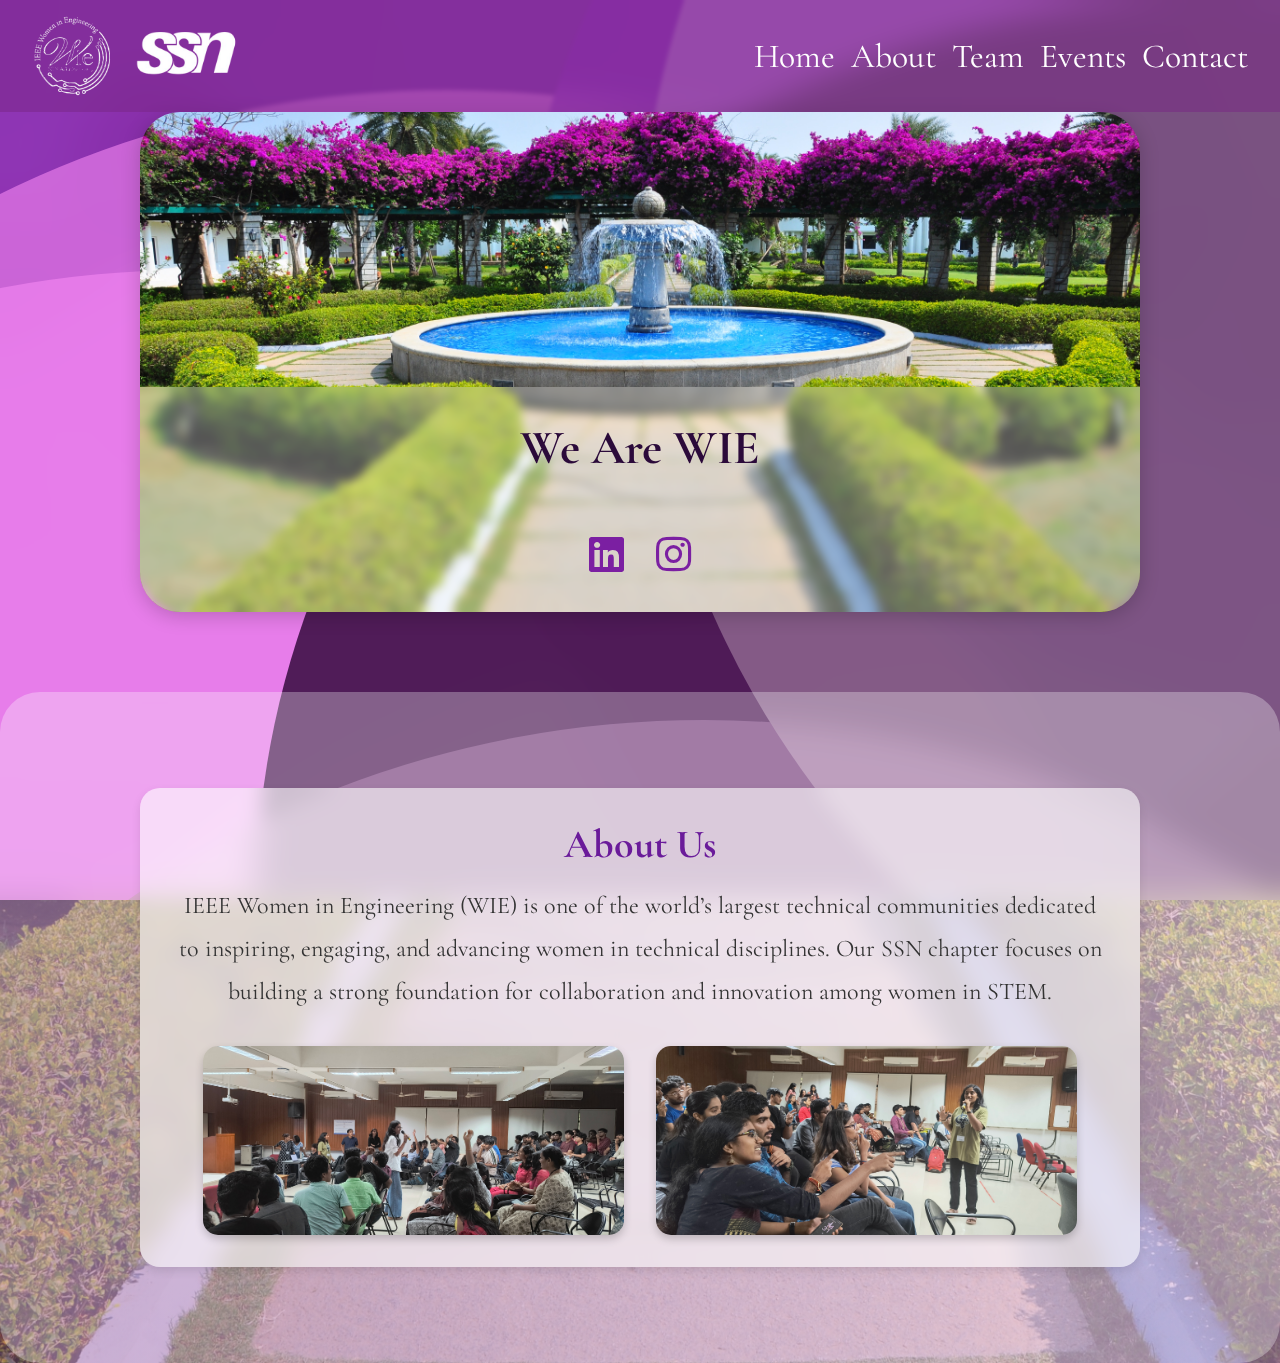
<file: index.html>
<!DOCTYPE html>
<html lang="en">
<head>
  <meta charset="UTF-8">
  <meta name="viewport" content="width=device-width, initial-scale=1.0">
  <title>IEEE WIE SSN</title>
  <link rel="stylesheet" href="style_updated.css">
  <link href="https://fonts.googleapis.com/css2?family=Playfair+Display:wght@400;700&family=Cormorant+Garamond:wght@400;700&display=swap" rel="stylesheet">
  <link href="https://cdnjs.cloudflare.com/ajax/libs/font-awesome/5.15.4/css/all.min.css" rel="stylesheet">
</head>
<body>
  <div class="navbar">
    <div class="logo-container">
      <img src="images/ieeewie_logo.png" alt="IEEE Logo" class="logo">
      <img src="images/ssn_logo.png" alt="SSN Logo" class="logo">
    </div>
    <nav>
      <ul>
        <li><a href="#">Home</a></li>
        <li><a href="#about">About</a></li>
        <li><a href="team.html">Team</a></li>
        <li><a href="#">Events</a></li>
        <li><a href="#">Contact</a></li>
      </ul>
    </nav>
  </div>

  <div class="wave-container">
    <div class="wave wave1"></div>
    <div class="wave wave2"></div>
    <div class="wave wave3"></div>
    <div class="wave wave4"></div>
    <div class="wave wave5"></div>
    <div class="wave wave6"></div>
    <div class="wave wave7"></div>
    <div class="wave wave8"></div>
    <div class="wave wave9"></div>
    <div class="wave wave10"></div>
    <div class="wave wave11"></div>
    <div class="wave wave12"></div>
    <div class="wave wave13"></div>
    <div class="wave wave14"></div>
    <div class="wave wave15"></div>
  </div>

  <div class="center-rounded-rectangle">
    <div class="inner-box">
      <h1>We Are WIE</h1>
      <div class="dynamic-text">
        <span>Build, Bond & Break Barriers</span>
        <span>Innovate & Inspire</span>
        <span>Lead with Excellence</span>
      </div>
      <div class="social-icons">
        <a href="https://www.linkedin.com/company/ssn-ieee-wie/"><i class="fab fa-linkedin"></i></a>
        <a href="https://www.instagram.com/ssn_ieee_wie/"><i class="fab fa-instagram"></i></a>
      </div>
    </div>
  </div>

  <section id="about" class="about-us">
    <div class="about-box">
      <h2>About Us</h2>
      <p>
        IEEE Women in Engineering (WIE) is one of the world’s largest technical communities dedicated to inspiring, engaging, and advancing women in technical disciplines. Our SSN chapter focuses on building a strong foundation for collaboration and innovation among women in STEM.
      </p>
      <div class="about-content">
        <img src="images/AboutUsImage.jpg" alt="Team Image 1">
        <img src="images/AboutUsImage2.jpg" alt="Team Image 2">
      </div>
    </div>
  </section>
</body>
</html>
</file>
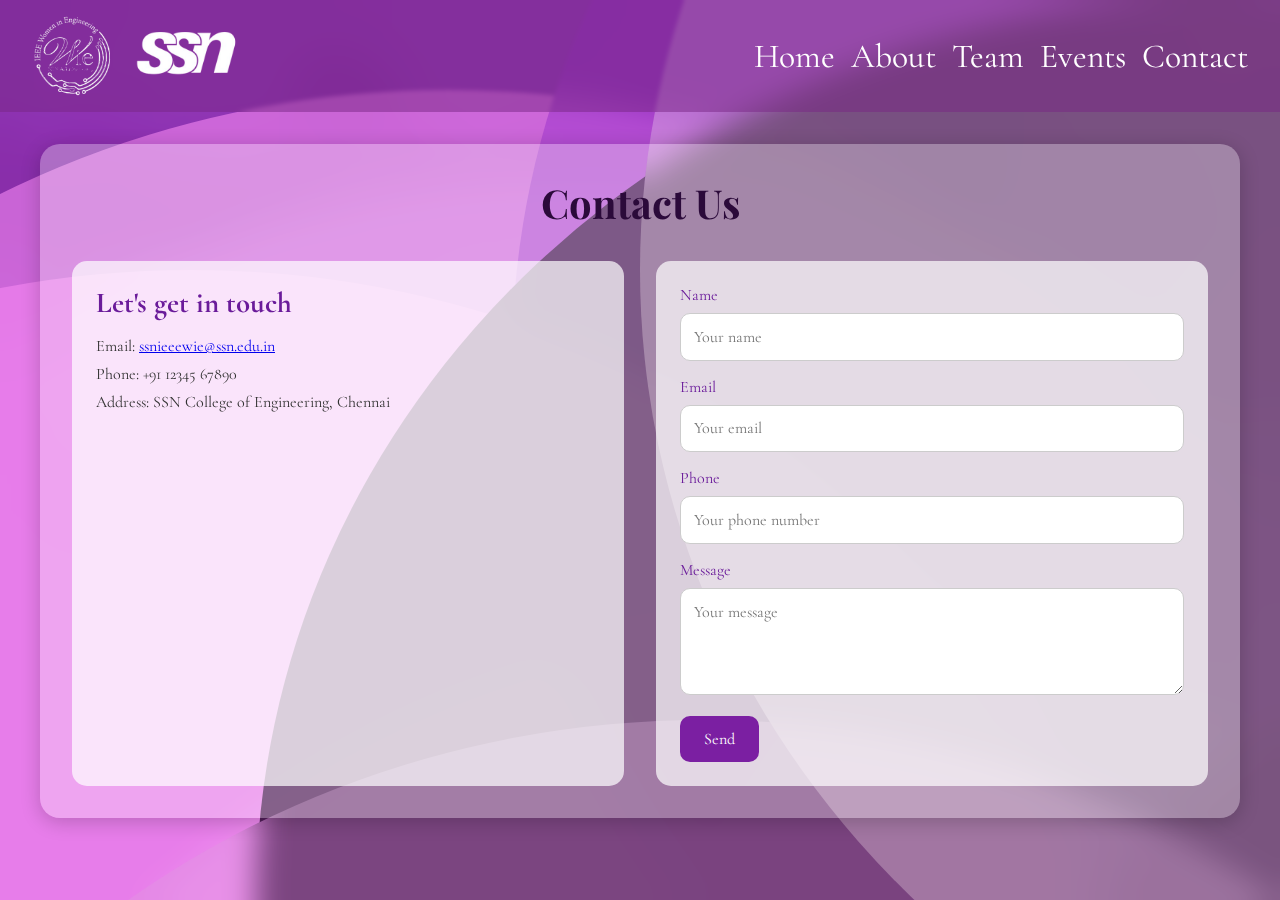
<file: contact.html>
<!DOCTYPE html>
<html lang="en">
<head>
    <meta charset="UTF-8">
    <meta name="viewport" content="width=device-width, initial-scale=1.0">
    <title>Contact - IEEE WIE SSN</title>
    <link rel="stylesheet" href="style_updated.css">
    <link href="https://fonts.googleapis.com/css2?family=Playfair+Display:wght@400;700&family=Cormorant+Garamond:wght@400;700&display=swap" rel="stylesheet">
</head>
<body>
    <div class="navbar">
        <div class="logo-container">
            <img src="images/ieeewie_logo.png" alt="IEEE Logo" class="logo">
            <img src="images/ssn_logo.png" alt="SSN Logo" class="logo">
        </div>
        <nav>
            <ul>
                <li><a href="index.html">Home</a></li>
                <li><a href="index.html#about">About</a></li>
                <li><a href="team.html">Team</a></li>
                <li><a href="events.html">Events</a></li>
                <li><a href="contact.html" class="active">Contact</a></li>
            </ul>
        </nav>
    </div>
    <div class="wave-container">
        <div class="wave wave1"></div>
        <div class="wave wave2"></div>
        <div class="wave wave3"></div>
        <div class="wave wave4"></div>
        <div class="wave wave5"></div>
        <div class="wave wave6"></div>
        <div class="wave wave7"></div>
        <div class="wave wave8"></div>
        <div class="wave wave9"></div>
        <div class="wave wave10"></div>
        <div class="wave wave11"></div>
        <div class="wave wave12"></div>
        <div class="wave wave13"></div>
        <div class="wave wave14"></div>
        <div class="wave wave15"></div>
    </div>
    <div class="contact-container">
        <h1 class="contact-title">Contact Us</h1>
        <div class="contact-grid">
            <div class="contact-info">
                <h2>Let's get in touch</h2>
                <p>Email: <a href="mailto:ssnieeewie@ssn.edu.in">ssnieeewie@ssn.edu.in</a></p>
                <p>Phone: +91 12345 67890</p>
                <p>Address: SSN College of Engineering, Chennai</p>
                <iframe 
                    src="https://www.google.com/maps/embed?pb=!1m18!1m12!1m3!1d3890.4739292114546!2d80.21073141577168!3d12.841696190927197!2m3!1f0!2f0!3f0!3m2!1i1024!2i768!4f13.1!3m3!1m2!1s0x3a52f72900000001%3A0x324c680d1b04876a!2sSSN%20College%20of%20Engineering!5e0!3m2!1sen!2sin!4v1693905307234!5m2!1sen!2sin" 
                    width="100%" 
                    height="200" 
                    style="border:0;" 
                    allowfullscreen="" 
                    loading="lazy">
                </iframe>
            </div>
            <div class="contact-form">
                <form method="GET" action="mailto:ssnieewie@ssn.edu.in">
                    <label for="name">Name</label>
                    <input type="text" id="name" name="name" placeholder="Your name" required>
                    <label for="email">Email</label>
                    <input type="email" id="email" name="email" placeholder="Your email" required>
                    <label for="phone">Phone</label>
                    <input type="text" id="phone" name="phone" placeholder="Your phone number" required>
                    <label for="message">Message</label>
                    <textarea id="message" name="message" placeholder="Your message" rows="4" required></textarea>
                    <button type="submit">Send</button>
                </form>                
            </div>
        </div>
    </div>
</body>
</html>
</file>
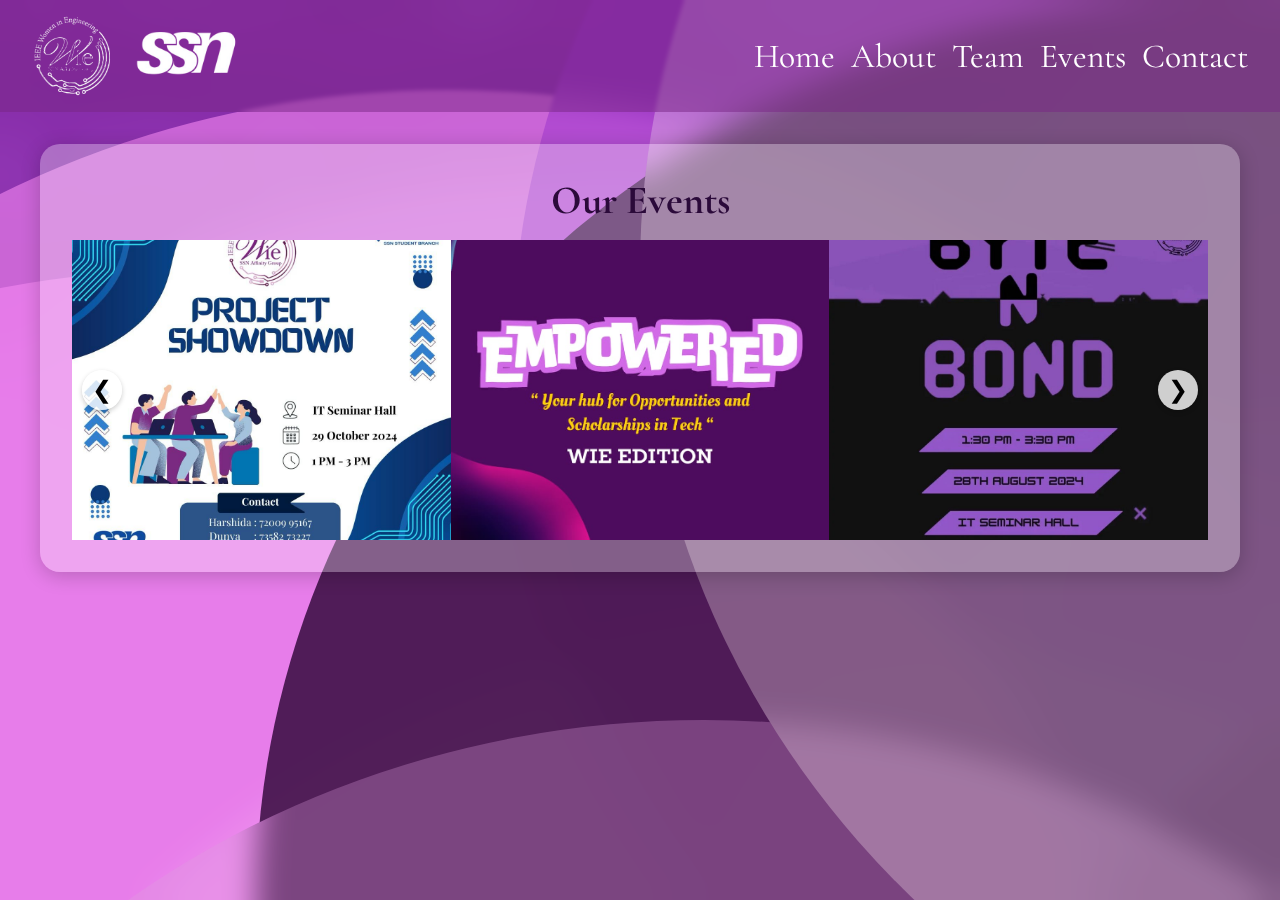
<file: events.html>
<!DOCTYPE html>
<html lang="en">
<head>
    <meta charset="UTF-8">
    <meta name="viewport" content="width=device-width, initial-scale=1.0">
    <title>Events - IEEE WIE SSN</title>
    <link rel="stylesheet" href="style_updated.css">
    <link href="https://fonts.googleapis.com/css2?family=Playfair+Display:wght@400;700&family=Cormorant+Garamond:wght@400;700&display=swap" rel="stylesheet">
</head>
<body>
    <div class="navbar">
        <div class="logo-container">
            <img src="images/ieeewie_logo.png" alt="IEEE Logo" class="logo">
            <img src="images/ssn_logo.png" alt="SSN Logo" class="logo">
        </div>
        <nav>
            <ul>
                <li><a href="index.html">Home</a></li>
                <li><a href="index.html#about">About</a></li>
                <li><a href="team.html">Team</a></li>
                <li><a href="events.html" class="active">Events</a></li>
                <li><a href="contact.html">Contact</a></li>
            </ul>
        </nav>
    </div>

    <div class="wave-container">
        <div class="wave wave1"></div>
        <div class="wave wave2"></div>
        <div class="wave wave3"></div>
        <div class="wave wave4"></div>
        <div class="wave wave5"></div>
        <div class="wave wave6"></div>
        <div class="wave wave7"></div>
        <div class="wave wave8"></div>
        <div class="wave wave9"></div>
        <div class="wave wave10"></div>
        <div class="wave wave11"></div>
        <div class="wave wave12"></div>
        <div class="wave wave13"></div>
        <div class="wave wave14"></div>
        <div class="wave wave15"></div>
    </div>

    <div class="events-container">
        <h1 class="events-title">Our Events</h1>

        <div class="carousel-container">
            <div class="carousel">
                <!-- <img src="images/poster4.jpg" alt="Event 1 Poster"> -->
                <img src="images/poster3.jpg" alt="Event 2 Poster">
                <img src="images/poster2.jpg" alt="Event 3 Poster">
                <img src="images/poster1.jpg" alt="Event 4 Poster">
            </div>
            <button class="prev-btn">&#10094;</button>
            <button class="next-btn">&#10095;</button>
        </div>
    </div>

    <script>
        const carousel = document.querySelector('.carousel');
        const prevBtn = document.querySelector('.prev-btn');
        const nextBtn = document.querySelector('.next-btn');

        let currentIndex = 0;

        prevBtn.addEventListener('click', () => {
            currentIndex = (currentIndex - 1 + carousel.children.length) % carousel.children.length;
            carousel.style.transform = `translateX(-${currentIndex * 100}%)`;
        });

        nextBtn.addEventListener('click', () => {
            currentIndex = (currentIndex + 1) % carousel.children.length;
            carousel.style.transform = `translateX(-${currentIndex * 100}%)`;
        });
    </script>
</body>
</html>
</file>
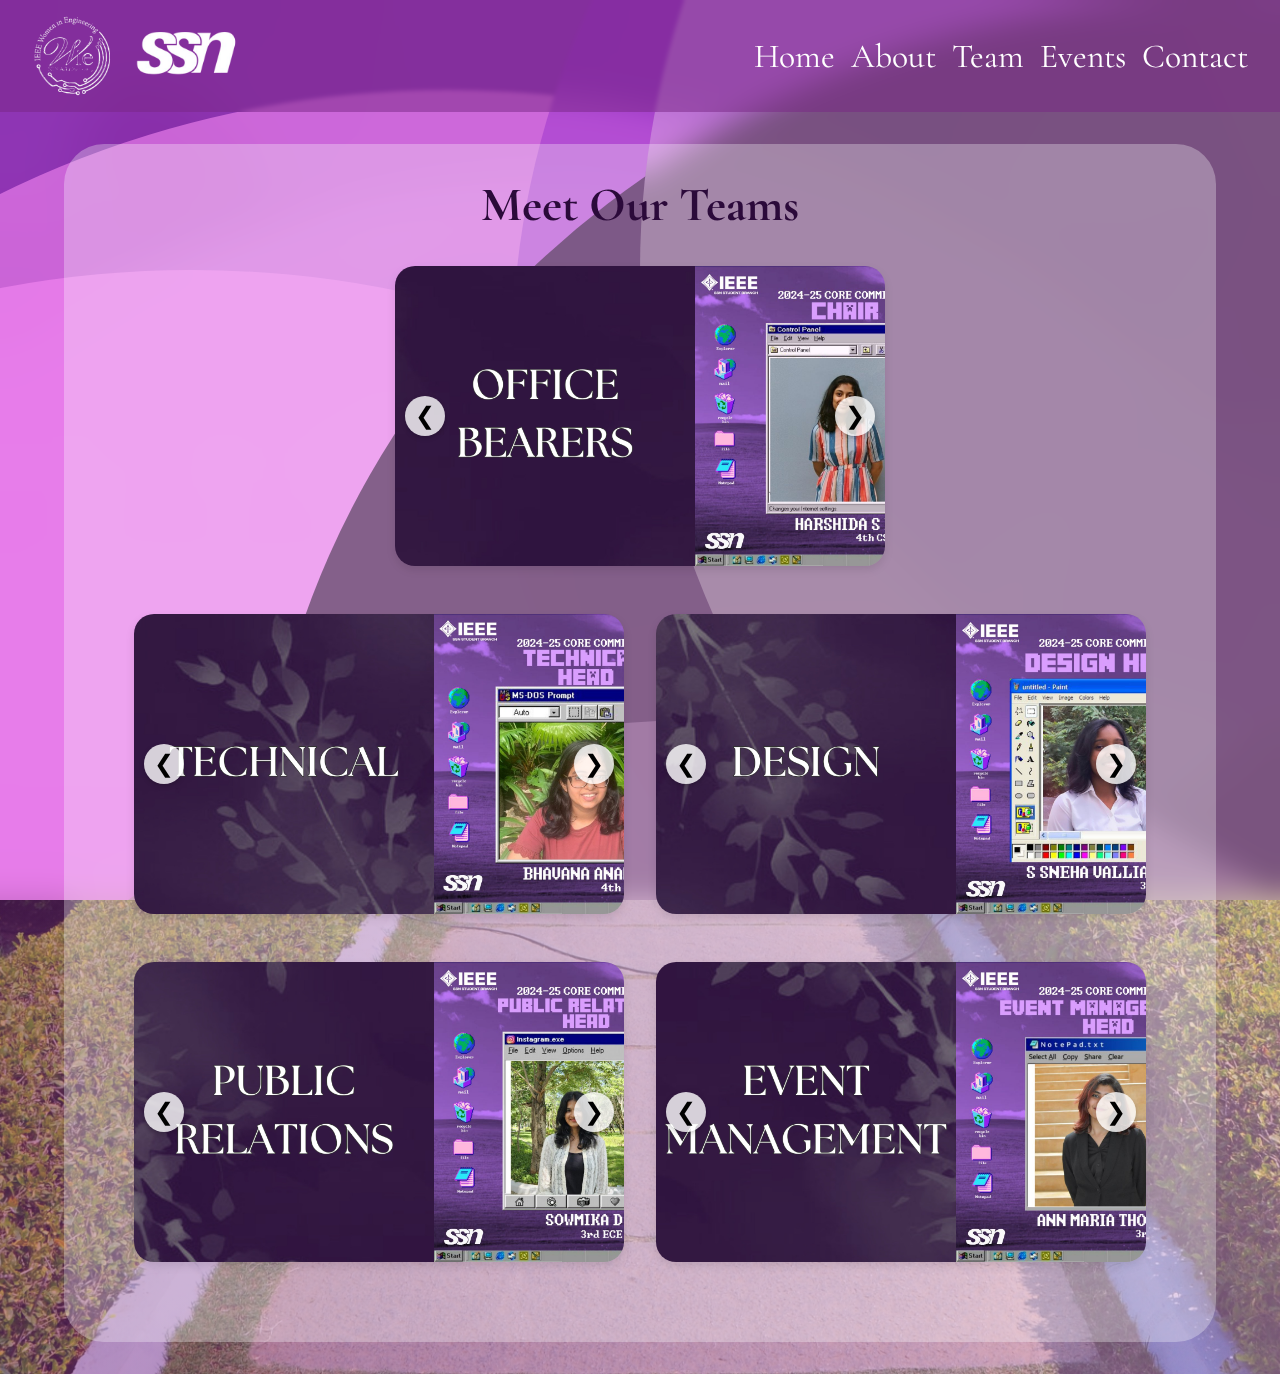
<file: team.html>
<!DOCTYPE html>
<html lang="en">
<head>
    <meta charset="UTF-8">
    <meta name="viewport" content="width=device-width, initial-scale=1.0">
    <title>Team - IEEE WIE SSN</title>
    <link rel="stylesheet" href="style_updated.css">
    <link href="https://fonts.googleapis.com/css2?family=Playfair+Display:wght@400;700&family=Cormorant+Garamond:wght@400;700&display=swap" rel="stylesheet">
</head>
<body>
    <div class="navbar">
        <div class="logo-container">
            <img src="images/ieeewie_logo.png" alt="IEEE Logo" class="logo">
            <img src="images/ssn_logo.png" alt="SSN Logo" class="logo">
        </div>
        <nav>
            <ul>
                <li><a href="index.html">Home</a></li>
                <li><a href="index.html#about">About</a></li>
                <li><a href="team.html" class="active">Team</a></li>
                <li><a href="events.html">Events</a></li>
                <li><a href="contact.html">Contact</a></li>
            </ul>
        </nav>
    </div>
    <div class="wave-container">
        <div class="wave wave1"></div>
        <div class="wave wave2"></div>
        <div class="wave wave3"></div>
        <div class="wave wave4"></div>
        <div class="wave wave5"></div>
        <div class="wave wave6"></div>
        <div class="wave wave7"></div>
        <div class="wave wave8"></div>
        <div class="wave wave9"></div>
        <div class="wave wave10"></div>
        <div class="wave wave11"></div>
        <div class="wave wave12"></div>
        <div class="wave wave13"></div>
        <div class="wave wave14"></div>
        <div class="wave wave15"></div>
    </div>

    <div class="team-container">
        <h1 class="team-title">Meet Our Teams</h1>

        <!-- Office Bearers Section at the Top -->
        <div class="team-row">
            <div class="team-card">
                <div class="carousel-container">
                    <div class="carousel">
                        <img src="images/OfficeBearers.png" alt="Office Bearers">
                        <img src="images/ob1.jpeg" alt="Office Bearer 1">
                        <img src="images/ob2.jpeg" alt="Office Bearer 2">
                        <img src="images/ob3.jpeg" alt="Office Bearer 3">
                        <img src="images/ob4.jpeg" alt="Office Bearer 4">
                        <img src="images/ob5.jpeg" alt="Office Bearer 5">
                    </div>
                    <button class="prev-btn">&#10094;</button>
                    <button class="next-btn">&#10095;</button>
                </div>
            </div>
        </div>

        <!-- Technical and Design Teams -->
        <div class="team-row">
            <div class="team-card">
                <div class="carousel-container">
                    <div class="carousel">
                        <img src="images/Technical.png" alt="Technical Team">
                        <img src="images/tt1.jpeg" alt="Technical Member 1">
                        <img src="images/tt5.jpeg" alt="Technical Member 2">
                        <img src="images/tt2.jpeg" alt="Technical Member 3">
                        <img src="images/tt4.jpeg" alt="Technical Member 4">
                        <img src="images/tt3.jpeg" alt="Technical Member 5">
                    </div>
                    <button class="prev-btn">&#10094;</button>
                    <button class="next-btn">&#10095;</button>
                </div>
            </div>
            <div class="team-card">
                <div class="carousel-container">
                    <div class="carousel">
                        <img src="images/Design.png" alt="Design Team">
                        <img src="images/ds1.jpeg" alt="Designer 1">
                        <img src="images/ds2.jpeg" alt="Designer 2">
                        <img src="images/ds3.jpeg" alt="Designer 3">
                        <img src="images/ds4.jpeg" alt="Designer 4">
                        <img src="images/ds5.jpeg" alt="Designer 5">
                    </div>
                    <button class="prev-btn">&#10094;</button>
                    <button class="next-btn">&#10095;</button>
                </div>
            </div>
        </div>

        <!-- Public Relations and Event Management Teams -->
        <div class="team-row">
            <div class="team-card">
                <div class="carousel-container">
                    <div class="carousel">
                        <img src="images/PublicRelations.png" alt="Public Relations Team">
                        <img src="images/pr1.jpeg" alt="Public Relations Member 1">
                        <img src="images/pr2.jpeg" alt="Public Relations Member 2">
                        <img src="images/pr3.jpeg" alt="Public Relations Member 3">
                        <img src="images/pr4.jpeg" alt="Public Relations Member 4">
                        <img src="images/pr5.jpeg" alt="Public Relations Member 5">
                    </div>
                    <button class="prev-btn">&#10094;</button>
                    <button class="next-btn">&#10095;</button>
                </div>
            </div>
            <div class="team-card">
                <div class="carousel-container">
                    <div class="carousel">
                        <img src="images/EventMangement.png" alt="Event Management">
                        <img src="images/em1.jpeg" alt="Event Manager 1">
                        <img src="images/em2.jpeg" alt="Event Manager 2">
                        <img src="images/em3.jpeg" alt="Event Manager 3">
                        <img src="images/em4.jpeg" alt="Event Manager 4">
                        <img src="images/em5.jpeg" alt="Event Manager 5">
                    </div>
                    <button class="prev-btn">&#10094;</button>
                    <button class="next-btn">&#10095;</button>
                </div>
            </div>
        </div>
    </div>
    <script>
        document.querySelectorAll('.carousel-container').forEach(container => {
            const carousel = container.querySelector('.carousel');
            const prevBtn = container.querySelector('.prev-btn');
            const nextBtn = container.querySelector('.next-btn');
    
            let currentIndex = 0;
            const totalItems = carousel.children.length;
    
            carousel.style.display = "flex";
            carousel.style.transition = "transform 0.5s ease-in-out";

            prevBtn.addEventListener('click', () => {
                currentIndex = (currentIndex - 1 + totalItems) % totalItems;
                carousel.style.transform = `translateX(-${currentIndex * 100}%)`;
            });

            nextBtn.addEventListener('click', () => {
                currentIndex = (currentIndex + 1) % totalItems;
                carousel.style.transform = `translateX(-${currentIndex * 100}%)`;
            });
        });
    </script>
</body>
</html>
</file>
<file: style_updated.css>
* {
  margin: 0;
  padding: 0;
  box-sizing: border-box;
  font-family: 'Cormorant Garamond', serif;
}
body {
  overflow-x: hidden;
  overflow-y: auto;
  background: linear-gradient(90deg, rgba(119, 37, 131, 0.5), rgba(221, 160, 221, 0.5)), url('images/ssn_background.jpg') no-repeat center center/cover;
  position: relative;
}
.navbar {
  display: flex;
  justify-content: space-between;
  align-items: center;
  padding: 1rem 2rem;
  background: rgba(119, 37, 131, 0.5);
  backdrop-filter: blur(2px);
  position: relative;
  z-index: 5;
}
.logo-container {
  display: flex;
  gap: 1rem;
}
.logo {
  height: 80px;
}
nav ul {
  display: flex;
  gap: 1rem;
}
nav ul li {
  list-style: none;
}
nav ul li a {
  text-decoration: none;
  color: white;
  font-size: 2.1rem;
  transition: color 0.3s;
}
nav ul li a:hover {
  color: #ffccff;
}
.wave-container {
  position: fixed;
  top: 0;
  left: 0;
  width: 100%;
  height: 100%;
  z-index: -1;
  overflow: hidden;
}
.wave {
  position: absolute;
  width: 150%;
  height: 200%;
  background: rgba(119, 37, 131, 0.5);
  backdrop-filter: blur(15px);
  border-radius: 50%;
  animation: waveMove 6s infinite ease-in-out;
}
.wave1 {
  top: -40%;
  left: -20%;
  background: rgba(119, 37, 131, 0.75);
}
.wave2 {
  top: -30%;
  left: 70%;
  background: rgba(186, 85, 211, 0.6);
  animation-delay: 1s;
}
.wave3 {
  top: 20%;
  left: -30%;
  background: rgba(221, 160, 221, 0.6);
  animation-delay: 2s;
}
.wave4 {
  top: 50%;
  left: 60%;
  background: rgba(255, 240, 245, 0.6);
  animation-delay: 3s;
}
.wave5 {
  top: -50%;
  left: -50%;
  background: rgba(153, 50, 204, 0.6);
  animation-delay: 4s;
}
.wave6 {
  top: 40%;
  left: 50%;
  background: rgba(221, 160, 221, 0.5);
  animation-delay: 5s;
}
.wave7 {
  top: 10%;
  left: -40%;
  background: rgba(238, 130, 238, 0.644);
  animation-delay: 6s;
}
.wave8 {
  top: -10%;
  left: 80%;
  background: rgba(186, 85, 211, 0.4);
  animation-delay: 7s;
}
.wave9 {
  top: 70%;
  left: -10%;
  background: rgba(255, 240, 245, 0.4);
  animation-delay: 7s;
}
.wave10 {
  top: -60%;
  left: 40%;
  background: rgba(153, 50, 204, 0.5);
  animation-delay: 6s;
}
.wave11 {
  top: 30%;
  left: -60%;
  background: rgba(238, 130, 238, 0.743);
  animation-delay: 5s;
}
.wave12 {
  top: 60%;
  left: 70%;
  background: rgba(119, 37, 131, 0.4);
  animation-delay: 4s;
}
.wave13 {
  top: 0%;
  left: 20%;
  background: rgba(38, 1, 47, 0.784);
  animation-delay: 3s;
}
.wave14 {
  top: 80%;
  left: -20%;
  background: rgba(221, 160, 221, 0.3);
  animation-delay: 2s;
}
.wave15 {
  top: -70%;
  left: 50%;
  background: rgba(255, 240, 245, 0.3);
  animation-delay: 1s;
}
@keyframes waveMove {
  0% {
      transform: translateY(0) translateX(0);
  }
  25% {
      transform: translateY(-25px) translateX(25px);
  }
  50% {
      transform: translateY(-50px) translateX(50px);
  }
  75% {
      transform: translateY(-75px) translateX(75px);
  }
  100% {
      transform: translateY(0) translateX(0);
  }
}
.center-rounded-rectangle {
  position: relative;
  margin: 0 auto;
  top: 0;
  width: 1000px;
  height: 500px;
  background: url('images/ssn_background.jpg') no-repeat center center/cover;
  border-radius: 40px;
  box-shadow: 0 4px 20px rgba(0, 0, 0, 0.2);
  display: flex;
  flex-direction: column;
  justify-content: center;
  align-items: center;
  text-align: center;
  z-index: 2;
}
.inner-box h1 {
  font-family: 'Cormorant Garamond', serif;
  font-weight: 700;
  font-size: 3rem;
  color: #2b0a3a;
}
.inner-box {
  position: relative;
  width: 100%;
  height: 45%;
  padding: 2rem;
  background: rgba(255, 255, 255, 0.3);
  backdrop-filter: blur(5px);
  border-radius: 0 0 40px 40px;
  text-align: center;
  box-shadow: none;
  margin-top: auto;
  align-items: center;
}
.dynamic-text span {
  font-family: 'Cormorant Garamond', serif;
  font-size: 2rem;
  font-weight: 600;
  position: relative;
  width: 100%;
  animation: textSlide 6s infinite;
  opacity: 0;
  color: #2b0a3a;
  transition: opacity 0.5s ease-in-out;
}
.dynamic-text span:nth-child(2) {
  animation-delay: 2s;
}
.dynamic-text span:nth-child(3) {
  animation-delay: 4s;
}
@keyframes textSlide {
  0%, 10% {
      transform: translateY(100%);
      opacity: 0;
  }
  15%, 40% {
      transform: translateY(0);
      opacity: 1;
  }
  50%, 100% {
      transform: translateY(-100%);
      opacity: 0;
  }
}
.social-icons {
  display: flex;
  gap: 2rem;
  margin-top: 1rem;
  justify-content: center;
  align-items: center;
  font-size: 2.5rem;
}
.social-icons a {
  text-decoration: none;
  color: #7b1fa2;
  transition: transform 0.3s, color 0.3s;
}
.social-icons a:hover {
  transform: scale(1.2);
  color: #ffccff;
}
.about-us {
  position: relative;
  margin-top: 5rem;
  padding: 6rem 2rem;
  background: rgba(255, 255, 255, 0.3);
  border-radius: 40px;
  text-align: center;
  z-index: 2;
}
.about-box {
  position: relative;
  max-width: 1000px;
  margin: 0 auto;
  background: rgba(255, 255, 255, 0.6);
  backdrop-filter: blur(10px);
  padding: 2rem;
  border-radius: 20px;
  box-shadow: 0 4px 10px rgba(0, 0, 0, 0.1);
  text-align: center;
  z-index: 3;
}
.about-box h2 {
  font-family: 'Cormorant Garamond', serif;
  font-weight: 700;
  font-size: 2.5rem;
  margin-bottom: 1rem;
  color: #6a1b9a;
}
.about-box p {
  font-family: 'Cormorant Garamond', serif;
  font-size: 1.5rem;
  line-height: 1.8;
  margin-bottom: 2rem;
  color: #333;
}
.about-content {
  display: flex;
  gap: 2rem;
  justify-content: center;
  align-items: center;
}
.about-content img {
  width: 45%;
  border-radius: 15px;
  box-shadow: 0 4px 8px rgba(0, 0, 0, 0.2);
  transition: transform 0.3s, box-shadow 0.3s;
}
.about-content img:hover {
  transform: scale(1.05);
  box-shadow: 0 6px 12px rgba(0, 0, 0, 0.3);
}

.team-container {
  margin: 2rem auto;
  width: 90%;
  background: rgba(255, 255, 255, 0.3);
  border-radius: 40px;
  padding: 2rem;
  text-align: center;
}

.team-title {
  font-family: 'Cormorant Garamond', serif;
  font-size: 3rem;
  color: #2b0a3a;
  margin-bottom: 2rem;
}

.team-row {
  display: flex;
  justify-content: center;
  gap: 2rem;
  margin-bottom: 3rem;
}

.center-row {
  justify-content: center;
}

.team-card {
  width: 45%;
  position: relative;
  overflow: hidden;
  border-radius: 20px;
  box-shadow: 0 4px 10px rgba(0, 0, 0, 0.1);
}

.carousel-container {
  width: 100%;
  height: 300px;
  position: relative;
  overflow: hidden;
}

.carousel {
  display: flex;
  transition: transform 0.5s ease-in-out;
}

.carousel img {
  width: 100%;
  height: 300px;
  object-fit: cover;
}

.prev-btn,
.next-btn {
  position: absolute;
  top: 50%;
  transform: translateY(-50%);
  background: rgba(255, 255, 255, 0.8);
  border: none;
  border-radius: 50%;
  width: 40px;
  height: 40px;
  font-size: 1.5rem;
  cursor: pointer;
  box-shadow: 0 2px 5px rgba(0, 0, 0, 0.2);
  z-index: 2;
}

.prev-btn {
  left: 10px;
}

.next-btn {
  right: 10px;
}

.prev-btn:hover,
.next-btn:hover {
  background: rgba(255, 255, 255, 1);
}

.events-container {
  position: relative;
  max-width: 1200px;
  margin: 2rem auto;
  padding: 2rem;
  background: rgba(255, 255, 255, 0.3);
  border-radius: 20px;
  box-shadow: 0 4px 20px rgba(0, 0, 0, 0.2);
  overflow: hidden;
  text-align: center;
}

.events-title {
  font-family: 'Cormorant Garamond', serif;
  font-size: 2.5rem;
  color: #2b0a3a;
  margin-bottom: 1rem;
}

.events-scroll-container {
  display: flex;
  gap: 1rem;
  overflow-x: auto;
  scroll-behavior: smooth;
  padding: 1rem;
  align-items: center;
}

.event-card {
  flex: 0 0 auto;
  width: 300px;
  height: 400px;
  background: rgba(255, 255, 255, 0.9);
  border-radius: 15px;
  box-shadow: 0 4px 10px rgba(0, 0, 0, 0.2);
  display: flex;
  justify-content: center;
  align-items: center;
  overflow: hidden;
}

.event-card img {
  width: 100%;
  height: 100%;
  object-fit: cover;
  border-radius: 15px;
}

/* Scroll Buttons */
.scroll-left, .scroll-right {
  position: absolute;
  top: 50%;
  transform: translateY(-50%);
  background: rgba(119, 37, 131, 0.8);
  color: #fff;
  border: none;
  font-size: 2rem;
  padding: 0.5rem 1rem;
  cursor: pointer;
  border-radius: 50%;
  z-index: 10;
}

.scroll-left {
  left: 10px;
}

.scroll-right {
  right: 10px;
}
.contact-container {
  position: relative;
  max-width: 1200px;
  margin: 2rem auto;
  padding: 2rem;
  background: rgba(255, 255, 255, 0.3);
  border-radius: 20px;
  box-shadow: 0 4px 20px rgba(0, 0, 0, 0.2);
  text-align: center;
}

.contact-title {
  font-family: 'Playfair Display', serif;
  font-size: 2.5rem;
  color: #2b0a3a;
  margin-bottom: 2rem;
}

.contact-grid {
  display: grid;
  grid-template-columns: 1fr 1fr;
  gap: 2rem;
}

.contact-info {
  background: rgba(255, 255, 255, 0.7);
  padding: 1.5rem;
  border-radius: 15px;
  text-align: left;
}

.contact-info h2 {
  font-size: 1.8rem;
  margin-bottom: 1rem;
  color: #6a1b9a;
}

.contact-info p {
  font-size: 1rem;
  margin-bottom: 0.5rem;
  color: #333;
}

.contact-info iframe {
  margin-top: 1rem;
  border-radius: 10px;
}

.contact-form {
  background: rgba(255, 255, 255, 0.7);
  padding: 1.5rem;
  border-radius: 15px;
  text-align: left;
}

.contact-form label {
  font-size: 1rem;
  display: block;
  margin-bottom: 0.5rem;
  color: #6a1b9a;
}

.contact-form input,
.contact-form textarea {
  width: 100%;
  padding: 0.8rem;
  margin-bottom: 1rem;
  border: 1px solid #ccc;
  border-radius: 10px;
  font-size: 1rem;
}

.contact-form button {
  background: #7b1fa2;
  color: #fff;
  padding: 0.8rem 1.5rem;
  border: none;
  border-radius: 10px;
  font-size: 1rem;
  cursor: pointer;
  transition: 0.3s ease;
}

.contact-form button:hover {
  background: #551082;
}
</file>
